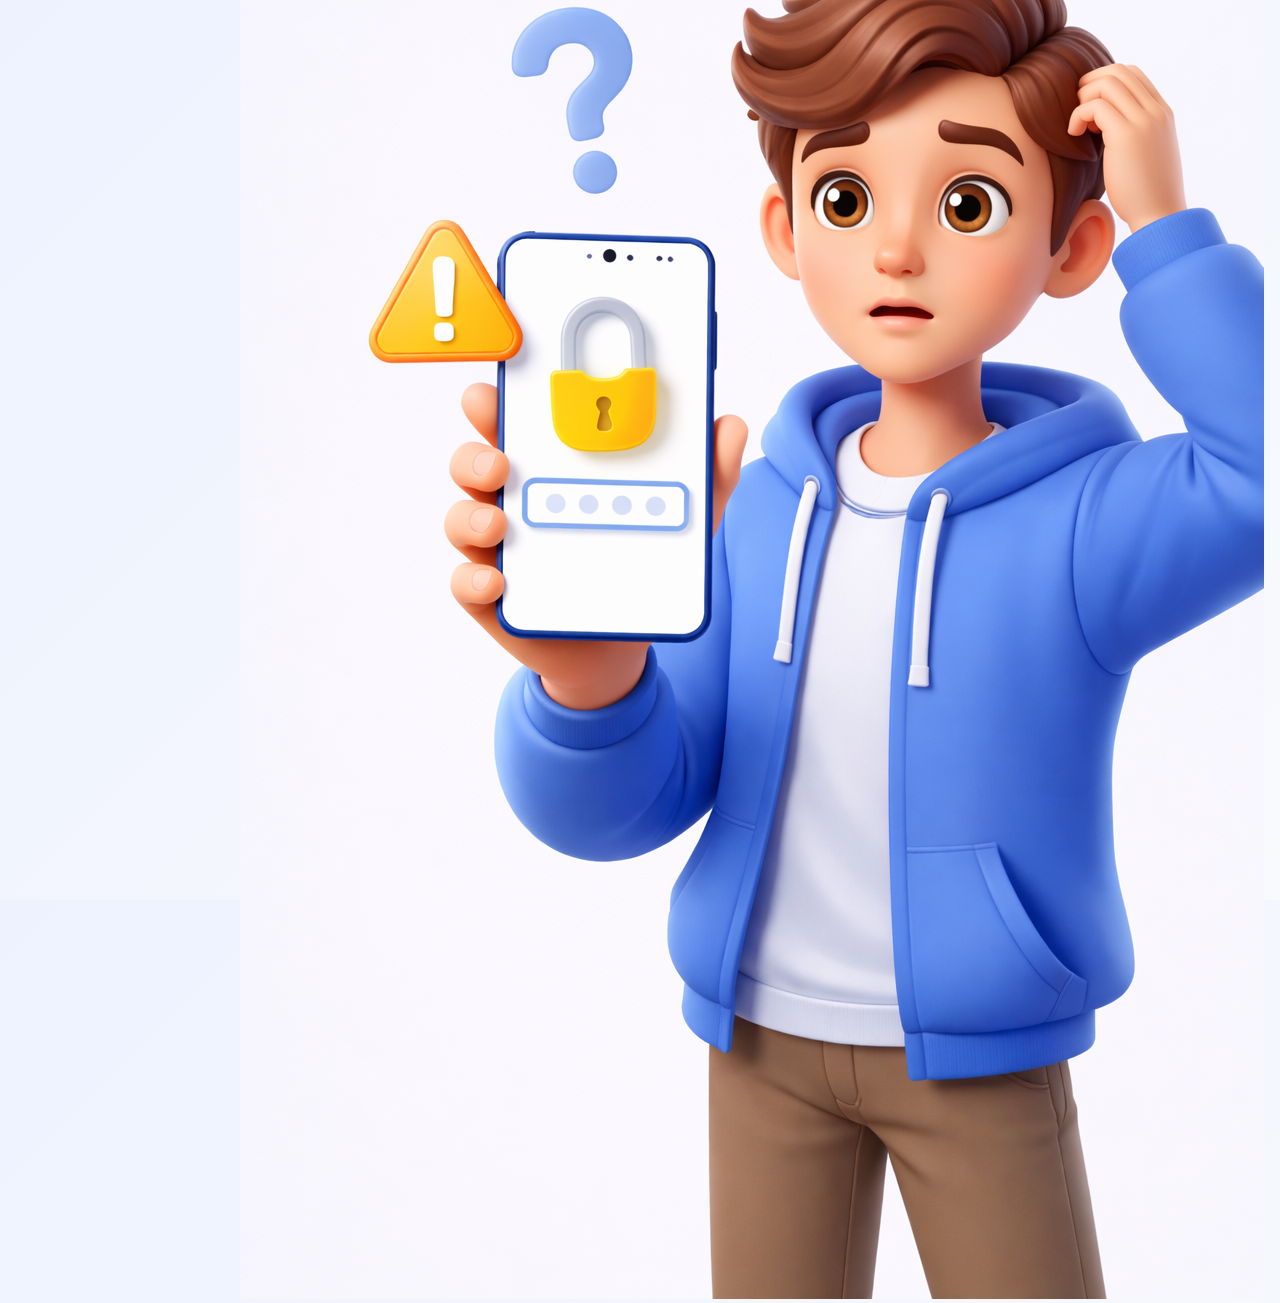
<file: forgot.html>
<!DOCTYPE html>
<html lang="en">
<head>
    <meta charset="UTF-8">
    <meta name="viewport" content="width=device-width, initial-scale=1.0">
    <title>Library Management System</title>
    <link rel="icon" type="image/png" href="favicon.png">
    <link rel="stylesheet" href="style.css">
</head>
<body>
    <div class="container">
        <div class="form-section">
        <h2>Forgot Password</h2>
        <form action="/forgot" method="post">
            <div class="input-box">
                <input type="email" name="email" placeholder="Enter your email" required>
            </div>
            <button type="submit">send reset link</button>
        </form>
        <div class="back-link">
            <p>Remember your password?
                <a href="login.html">Login Here</a>
            </p>
            </div>
        </div>
        <div class="image-section">
                    <img src="forgotpassword.png" alt="image">
                </div>
    </div>
</body>
</html>
</file>
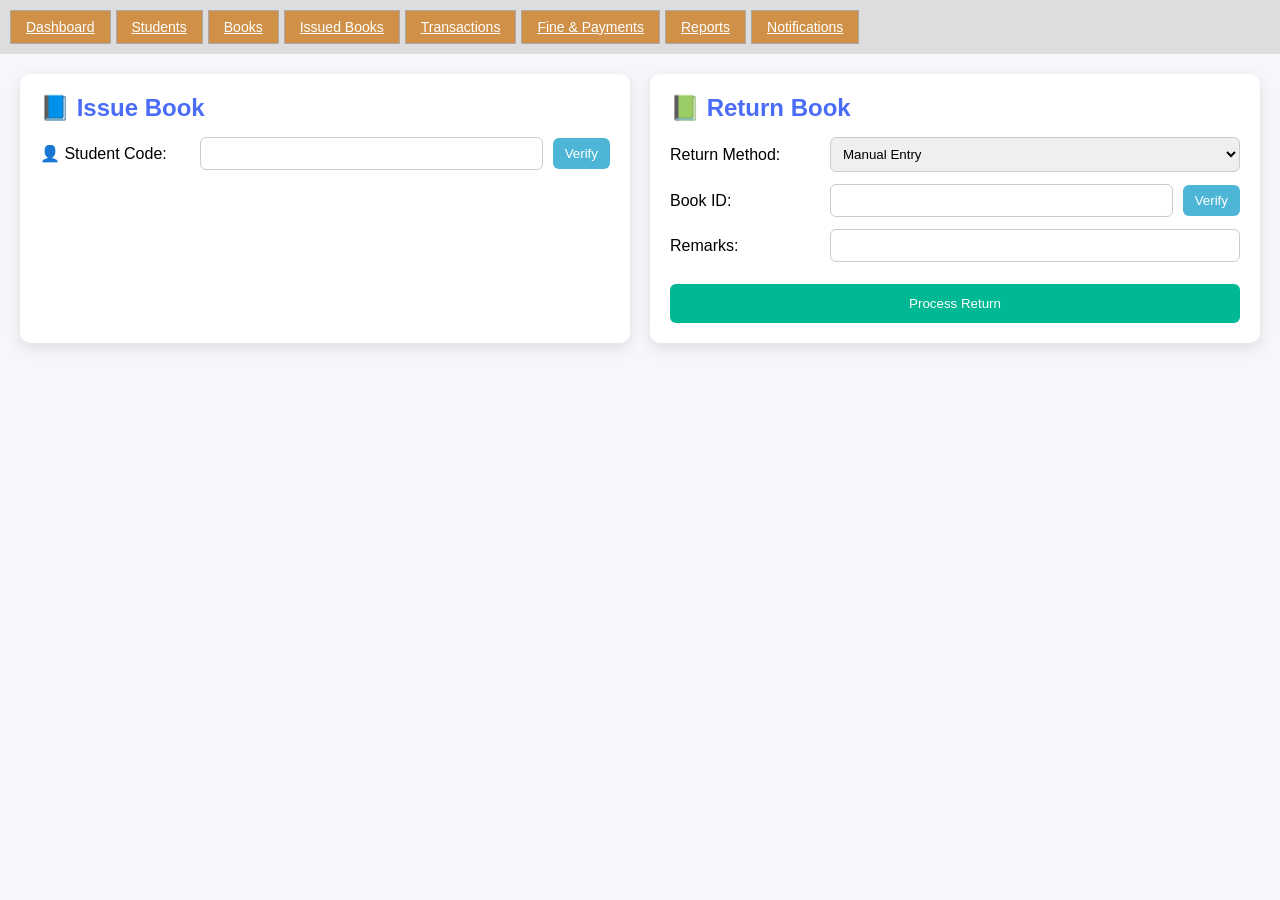
<file: issue_return.html>
<!DOCTYPE html>
<html lang="en">
<head>
<meta charset="UTF-8">
<meta name="viewport" content="width=device-width, initial-scale=1.0">
<title>Issue / Return Book</title>
<link rel="icon" type="image/png" href="favicon.png">
<link rel="stylesheet" href="issue.css">
</head>
<body>
    <div class="navbar">
        <a href="dashboard.html">Dashboard</a>
        <a href="student.html">Students</a>
        <a href="book.html">Books</a>
        <a href="issue_return.html">Issued Books</a>
        <a href="transaction.html">Transactions</a>
        <a href="fines.html">Fine & Payments</a>
        <a href="reports.html">Reports</a>
        <a href="notifications.html">Notifications</a>
    </div>
<div class="container">
    <div class="box">
        <h2>📘 Issue Book</h2>
        <div class="row">
            <label>👤 Student Code:</label>
            <input type="text" id="studentCode">
            <button onclick="verifyStudent()">Verify</button>
        </div>
        <div id="issueSection" style="display:none;">
            <div class="row">
                <label>📚 Search Book:</label>
                <input type="text" placeholder="Enter book name">
                <button>Search</button>
            </div>
            <div class="row">
                <label>Select Book:</label>
                <select>
                    <option>Select book</option>
                </select>
            </div>
            <div class="row">
                <label>Select Copy:</label>
                <select>
                    <option>Copy 1</option>
                </select>
            </div>
            <p class="due">📅 Due Date: <span id="dueDate"></span></p>
            <div class="row">
                <label>Remarks:</label>
                <input type="text">
            </div>

            <button class="main-btn">Issue Book</button>
        </div>
    </div>
    <div class="box">
        <h2>📗 Return Book</h2>
        <div class="row">
            <label>Return Method:</label>
            <select>
                <option>Manual Entry</option>
                <option>Scan RFID</option>
            </select>
        </div>
        <div class="row">
            <label>Book ID:</label>
            <input type="text">
            <button>Verify</button>
        </div>
        <div class="row">
            <label>Remarks:</label>
            <input type="text">
        </div>
        <button class="main-btn return-btn">Process Return</button>
    </div>
</div>
<script>
function verifyStudent() {
    let code = document.getElementById("studentCode").value;
    if(code !== "") {
        document.getElementById("issueSection").style.display = "block";
        let today = new Date();
        today.setDate(today.getDate() + 7);

        document.getElementById("dueDate").innerText =
            today.toDateString();
    }
}

</script>

</body>
</html>
</file>
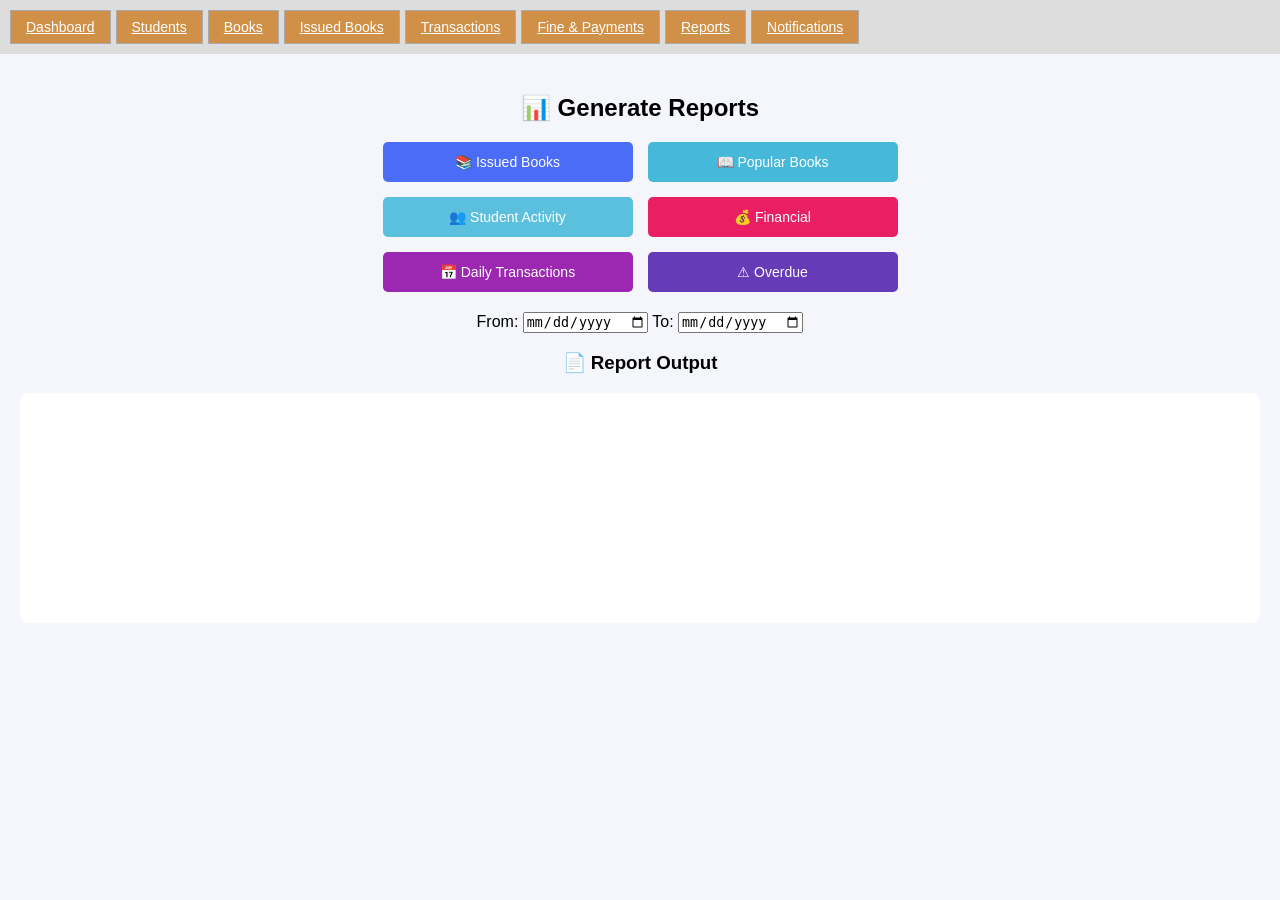
<file: reports.html>
<!DOCTYPE html>
<html>
<head>
<title>Reports</title>
<link rel="icon" type="image/png" href="favicon.png">
<link rel="stylesheet" href="reports.css">
</head>

<body>
<div class="navbar">
    <a href="dashboard.html">Dashboard</a>
    <a href="student.html">Students</a>
    <a href="book.html">Books</a>
    <a href="issue_return.html">Issued Books</a>
    <a href="transaction.html">Transactions</a>
    <a href="fines.html">Fine & Payments</a>
    <a href="reports.html">Reports</a>
    <a href="notifications.html">Notifications</a>
</div>
<div class="container">
    <h2>📊 Generate Reports</h2>
    <div class="buttons">

        <button onclick="loadReport('issued')">📚 Issued Books</button>
        <button onclick="loadReport('popular')">📖 Popular Books</button>
        <button onclick="loadReport('students')">👥 Student Activity</button>
        <button onclick="loadReport('finance')">💰 Financial</button>
        <button onclick="loadReport('daily')">📅 Daily Transactions</button>
        <button onclick="loadReport('overdue')">⚠ Overdue</button>

    </div>
    <div class="filter">
        From: <input type="date" id="from">
        To: <input type="date" id="to">
    </div>
    <h3>📄 Report Output</h3>
    <div id="report-box"></div>

</div>

<script>
function loadReport(type) {

    let from = document.getElementById("from").value;
    let to = document.getElementById("to").value;

    fetch(`/get_report?type=${type}&from=${from}&to=${to}`)
    .then(res => res.text())
    .then(data => {
        document.getElementById("report-box").innerHTML = data;
    });
}
</script>

</body>
</html>
</file>
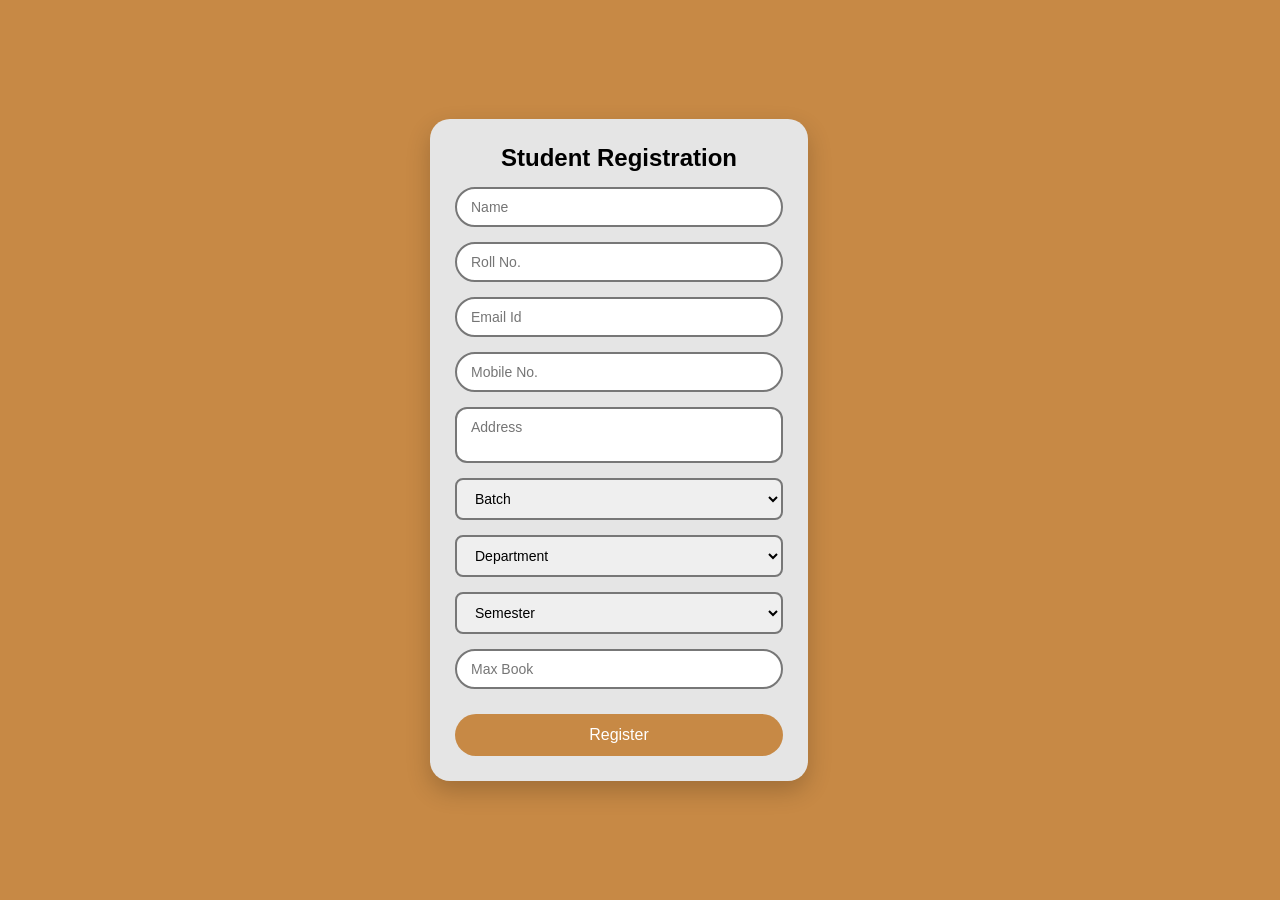
<file: studentregister.html>
<!DOCTYPE html>
<html lang="en">
<head>
    <meta charset="UTF-8">
    <meta name="viewport" content="width=device-width, initial-scale=1.0">
    <title>Student Register</title>
    <link rel="stylesheet" href="registerstyle.css">  
</head>
<body>
        <div class="container">
            <div class="main">
                <div class="content">
                    <h2>Student Registration</h2>
                    <form action="/generate_pdf" method="post">
                        <input type="text" name="name" placeholder="Name" required autofocus="">
                        <input type="text" pattern="[A-Za-z0-9]+" placeholder="Roll No." required autofocus="">
                        <input type="email" name="email" placeholder="Email Id" required autofocus="">
                        <input type="tel" pattern="[0-9]{10}" placeholder="Mobile No." required >
                        <textarea placeholder="Address"></textarea>
                        <select name="Batch" required>
                            <option value="">Batch</option>
                            <option>B-tech</option>
                            <option>Diploma</option>
                            <option>Law</option>
                            <option>BBA</option>
                            <option>MBA</option>
                            <option>BCA</option>
                            <option>Nursing</option>
                        </select>
                        <select name="Department" required>
                            <option value="">Department</option>
                            <option>CST</option>
                            <option>ECE</option>
                            <option>ME</option>
                            <option>CE</option>
                        </select>
                        <select name="Semester" required>
                            <option value="">Semester</option>
                            <option>1</option>
                            <option>2</option>
                            <option>3</option>
                            <option>4</option>
                            <option>5</option>
                            <option>6</option>
                            <option>7</option>
                            <option>8</option>
                            <option>9</option>
                            <option>10</option>
                        </select>
                        <input type="number" name="max_books" placeholder="Max Book" required autofocus="">
                        <button type="submit">
                            Register
                        </button>
                    </form>
                </div>
            </div>
        </div>
</body>
</html>
</file>
<file: style.css>
loginpage 
*{
    padding: 0;
    margin: 0;
    box-sizing: border-box;
    font-family: 'poppins',sans-serif;
}
 body {
    margin: 0;
    padding: 0;

    width: 100%;
    height: 100vh;

    display: flex;
    justify-content: center;
    align-items: center;
    background: linear-gradient(135deg, #eef2ff, #f8fafc);
}
.login-form{
    position: relative;
    min-height: 100vh;
    z-index: 0;
    background: linear-gradient(180deg, #f9fafb, #eef2ff);;
    padding: 30px;
    justify-content: center;
    display: grid;

    grid-template-rows: 1fr auto 1fr;
    align-items: center;
}
.container{
    max-width: 800px;
    margin: 0 auto;
}
h1 {
    margin-top: 40px;
}
.title {
    margin-top: 60px;
    margin-bottom: 20px;
    text-align: center;
}
.login-form h1{
    text-align: center;
    font-size: 2.5rem;
    font-weight: 400;
    color: #000000;
}
.login-form h2{
    line-height: 40px;
    margin-bottom: 5px;
    font-size: 30px;
    font-weight: 500;
    color: aquamarine;
    text-align: center;
}
.login-form .main{
    position: relative;
    display: flex;
    margin: 30px 0;

}
.content{
    flex-basis: 50%;
    padding: 3em 3em;
    background: #fff;
    box-shadow: 2px 9px 49px -17px rgba(0,0,0,0.1);
    border-top-left-radius: 8px;
    border-bottom-left-radius: 8px;
}
.form-img{
    flex-basis: 50%;
    background: #f4f9fd;
    background-size: cover;
    padding: 40px;
    border-top-right-radius: 8px;
    border-bottom-right-radius: 8px;
    align-items: center;
    display: grid;
}
.form-img img{
    max-width: 100%;
}
p{
    color: #666;
    font-size: 16px;
    line-height: 25px;
    opacity: 0.6;
    text-align: center;
}
.btn,button,input{
    border-radius: 35px;
}
.btn:hover,
button:hover{

    transition: 0.5s ease;
}
a{
    text-decoration: none;
}
.login-form form{
    margin: 30px 0;
}
.login-form input{
    outline: none;
    margin-bottom: 15px;
    font-stretch: 16px;
    color: #999;
    text-align: left;
    padding: 14px 20px ;
    width: 100%;
    display: inline-block;
    box-sizing: border-box;
    border: none;
    background: #f7fafc;
    transition: 0.3s ease;
}
.login-form input:focus{
    background: transparent;
    border: 1px solid #22a2b8;
}
.login-form button{
    font-size: 18px;
    color: #fff;
    width: 100%;
    background: #d09047;
    border: none;
    padding: 14px 15px;
    font-weight: 600;
    transition: 0.3s ease;
}
p.account a{
    color: #d09047;
}
p.account a:hover{
    text-decoration: underline;
}
@media(max-width:736px){
    .login-form .main{
        flex-direction: column;
    }
    .login-form form{
        margin-top: 30px;
        margin-bottom: 10px;
    }
    .form-img{
        border-radius: 0;
        border-bottom-right-radius: 8px;
        border-bottom-right-radius: 8px;
        order: 2;
    }
    .content{
        order: 1;
        border-radius: 0;
        border-top-left-radius: 8px;
        border-top-right-radius: 8px;
    }

}
.back-btn {
    position: absolute;
    top: 20px;
    left: 20px;

    text-decoration: none;
    color: #111827;
    font-weight: 500;

    background: white;
    padding: 8px 16px;
    border-radius: 20px;

    box-shadow: 0 5px 15px rgba(0,0,0,0.1);
    transition: 0.3s;
}

.back-btn:hover {
    transform: translateX(-5px);
}
.demo-text {
    margin-top: 10px;
    font-size: 12px;
    color: #6b7280;
}
.demo-text {
    margin-top: 12px;
    font-size: 12px;
    color: #6b7280;

    background: rgba(255,255,255,0.4);
    padding: 6px 12px;
    border-radius: 10px;

    display: inline-block;
}
.title {
    margin-top: 40px;   /* moves it down */
    margin-bottom: 10px; /* reduces gap below */
    text-align: center;
}
</file>
<file: issue.css>
* {
    margin: 0;
    padding: 0;
    box-sizing: border-box;
    font-family: 'Poppins', sans-serif;
}
body {
    background: #f5f7fb;
}
.navbar {
    display: flex;
    gap: 5px;
    padding: 10px;
    background: #ddd;
}
.navbar a {
    padding: 8px 15px;
    background: #eee;
    border: 1px solid #aaa;
    cursor: pointer;
    font-size: 14px;
}
.navbar a {
    background: #d09047;
    color: white;
}
.container {
    display: flex;
    gap: 20px;
    padding: 20px;
}
.box {
    width: 50%;
    background: #fff;
    padding: 20px;
    border-radius: 10px;
    box-shadow: 0 5px 15px rgba(0,0,0,0.1);
}
.box h2 {
    color: #4a6cf7;
    margin-bottom: 15px;
}
.row {
    display: flex;
    align-items: center;
    gap: 10px;
    margin-bottom: 12px;
}
.row label {
    width: 150px;
}
input, select {
    flex: 1;
    padding: 8px;
    border-radius: 6px;
    border: 1px solid #ccc;
}
button {
    padding: 8px 12px;
    background: #4db6d6;
    color: white;
    border: none;
    border-radius: 6px;
    cursor: pointer;
}
.main-btn {
    width: 100%;
    margin-top: 10px;
    padding: 12px;
    background: #4a6cf7;
}
.return-btn {
    background: #00b894;
}
.due {
    color: #ff0077;
    font-weight: bold;
    margin: 10px 0;
}
</file>
<file: reports.css>
body {
    font-family: Arial;
    background: #f4f6fb;
    margin: 0;
}
.navbar {
    display: flex;
    gap: 5px;
    padding: 10px;
    background: #ddd;
}
.navbar a {
    padding: 8px 15px;
    background: #eee;
    border: 1px solid #aaa;
    cursor: pointer;
    font-size: 14px;
}
.navbar a {
    background: #d09047;
    color: white;
}
.container {
    padding: 20px;
    text-align: center;
}
.buttons {
    display: grid;
    grid-template-columns: repeat(2, 250px);
    gap: 15px;
    justify-content: center;
    margin-bottom: 20px;
}
.buttons button {
    padding: 12px;
    border: none;
    color: white;
    cursor: pointer;
    font-size: 14px;
    border-radius: 5px;
}
.buttons button:nth-child(1){background:#4a6cf7;}
.buttons button:nth-child(2){background:#46b8da;}
.buttons button:nth-child(3){background:#5bc0de;}
.buttons button:nth-child(4){background:#e91e63;}
.buttons button:nth-child(5){background:#9c27b0;}
.buttons button:nth-child(6){background:#673ab7;}

.filter {
    margin: 15px;
}
#report-box {
    background: white;
    padding: 15px;
    border-radius: 8px;
    min-height: 200px;
}
</file>
<file: registerstyle.css>
*{
    margin: 0;
    padding: 0;
    box-sizing: border-box;
    font-family: 'Poppins', sans-serif;
}
body {
    background: #c78945;
    display:flex;
    justify-content: center;
    align-items: center;
    height: 100vh;
}

.container h1{
    background: transparent;
    box-shadow: none;
    padding: 0;
    width: auto;
}
.main {
    display: block;
}
.content{
     width: 420px;
    max-width: 90%;
    background: #e5e5e5;
    padding: 25px;
    border-radius: 20px;
    box-shadow: 0 10px 25px rgba(0,0,0,0.2);
}
.content h2 {
    text-align: center;
    margin-bottom: 15px;
}
form {
    display: flex;
    flex-direction: column;
    gap: 15px;
}
form input,
form textarea,
form select {
    width: 100%;
    padding: 10px 14px;
    border-radius: 25px;
    border: 2px solid #777;
    outline: none;
    font-size: 14px;
}
form textarea {
    border-radius: 12px;
    resize: none;
}
form select {
    border-radius: 8px;
}
form button {
    width: 100%;
    padding: 12px;
    background: #c78945;
    color: white;
    border: none;
    border-radius: 25px;
    font-size: 16px;
    cursor: pointer;
    margin-top: 10px;
    transition: 0.3s;
}
form button:hover {
    background: #a96e32;
}
</file>
